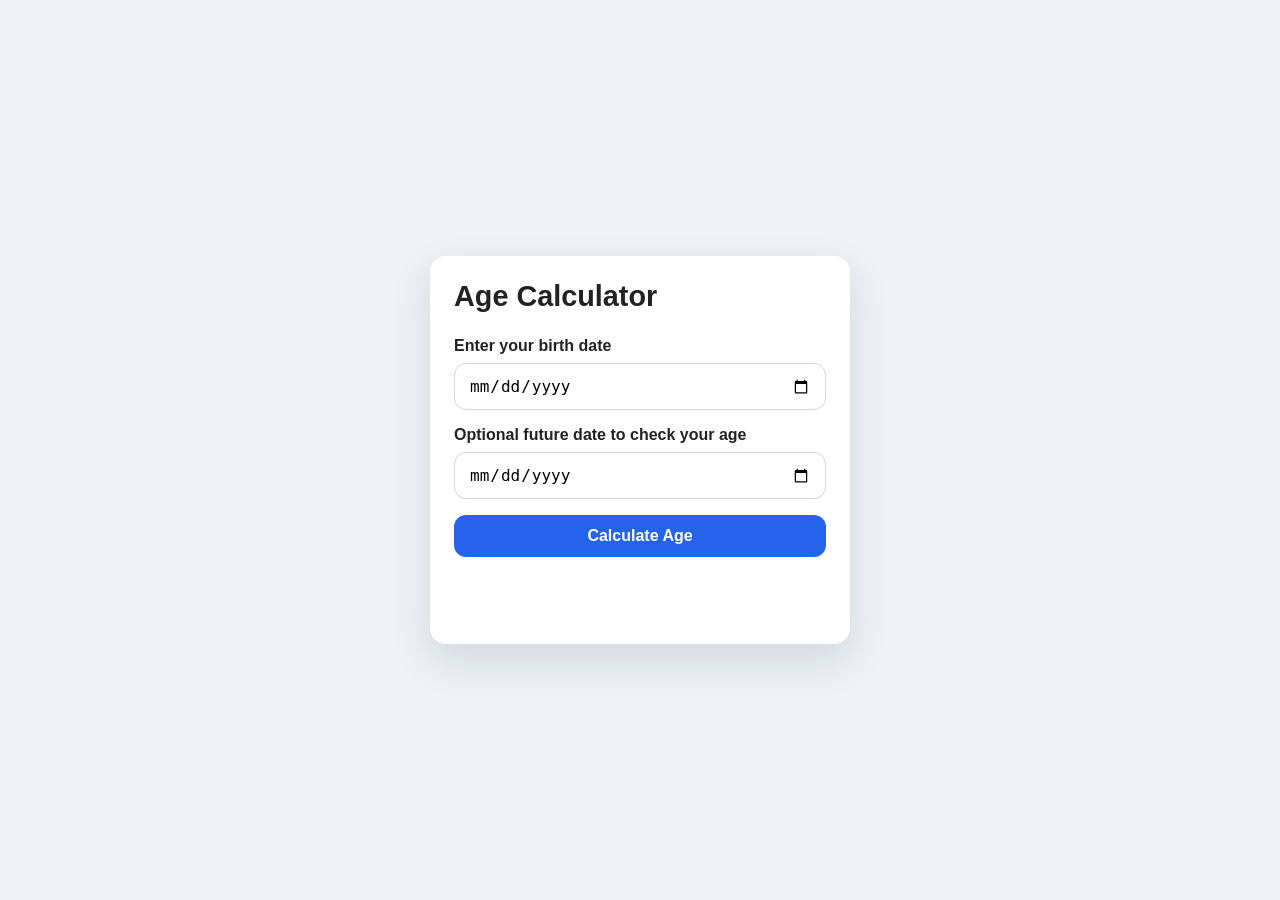
<file: index.html>
<!DOCTYPE html>
<html lang="en">
<head>
  <meta charset="UTF-8" />
  <meta name="viewport" content="width=device-width, initial-scale=1.0" />
  <title>Age Calculator</title>
  <link rel="stylesheet" href="styles.css" />
</head>
<body>
  <main class="card">
    <h1>Age Calculator</h1>
    <form id="ageForm">
      <label for="birthDate">Enter your birth date</label>
      <input type="date" id="birthDate" required />
      <label for="targetDate">Optional future date to check your age</label>
      <input type="date" id="targetDate" placeholder="Leave blank for today" />
      <button type="submit">Calculate Age</button>
    </form>
    <div id="result" class="result"></div>
    <p id="numerologyPrediction" class="prediction"></p>
  </main>
  <script src="script.js"></script>
</body>
</html>
</file>
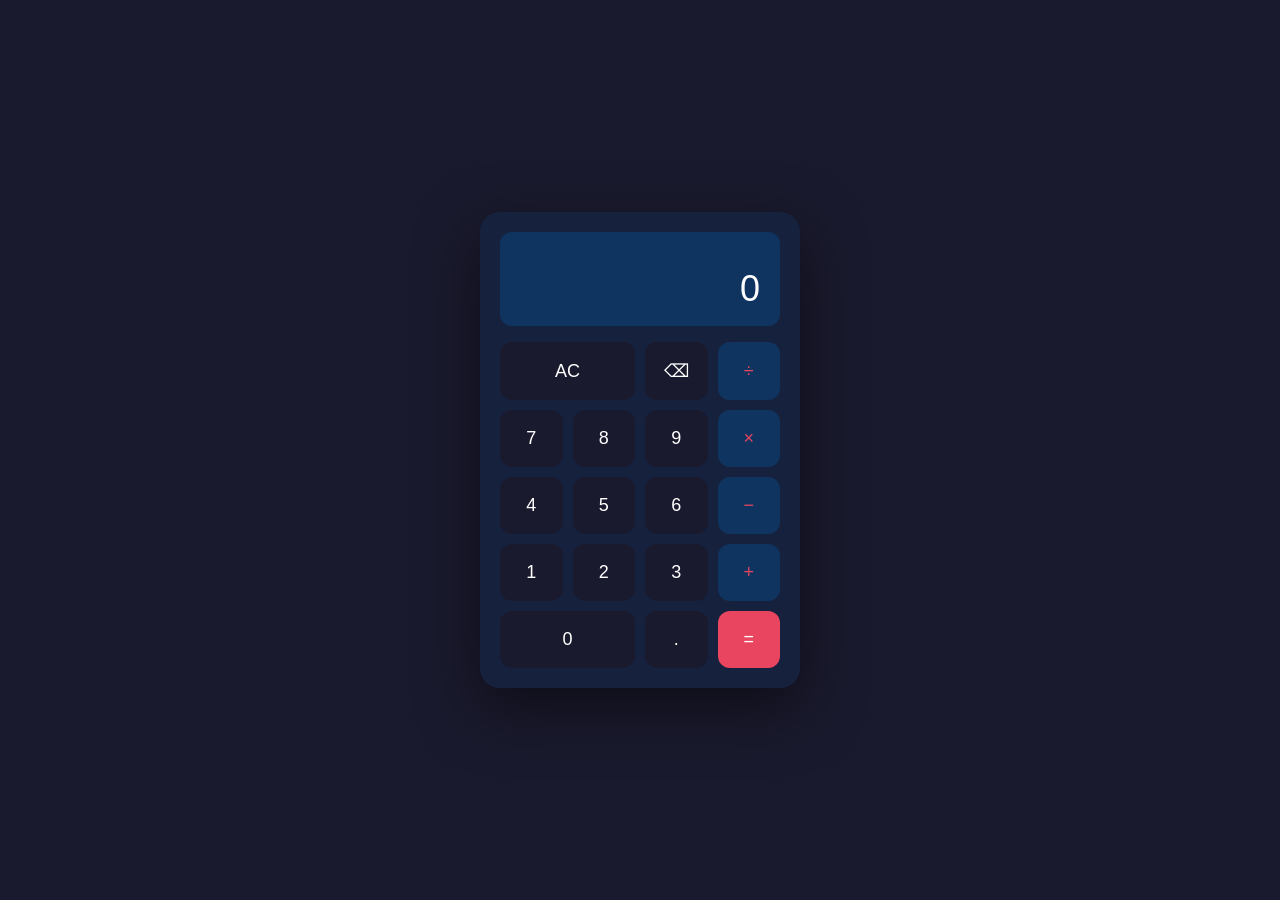
<file: calculator/index.html>
<!DOCTYPE html>
<html lang="en">
<head>
  <meta charset="UTF-8" />
  <meta name="viewport" content="width=device-width, initial-scale=1.0" />
  <title>Calculator</title>
  <link rel="stylesheet" href="style.css" />
</head>
<body>
  <div class="calculator">
    <div class="display">
      <div id="expression"></div>
      <div id="result">0</div>
    </div>
    <div class="buttons">
      <button class="btn span-two" onclick="clearAll()">AC</button>
      <button class="btn" onclick="deleteLast()">⌫</button>
      <button class="btn operator" onclick="append('/')">÷</button>

      <button class="btn" onclick="append('7')">7</button>
      <button class="btn" onclick="append('8')">8</button>
      <button class="btn" onclick="append('9')">9</button>
      <button class="btn operator" onclick="append('*')">×</button>

      <button class="btn" onclick="append('4')">4</button>
      <button class="btn" onclick="append('5')">5</button>
      <button class="btn" onclick="append('6')">6</button>
      <button class="btn operator" onclick="append('-')">−</button>

      <button class="btn" onclick="append('1')">1</button>
      <button class="btn" onclick="append('2')">2</button>
      <button class="btn" onclick="append('3')">3</button>
      <button class="btn operator" onclick="append('+')">+</button>

      <button class="btn span-two" onclick="append('0')">0</button>
      <button class="btn" onclick="append('.')">.</button>
      <button class="btn equals" onclick="calculate()">=</button>
    </div>
  </div>
  <script src="script.js"></script>
</body>
</html>
</file>
<file: styles.css>
* {
  box-sizing: border-box;
}
body {
  margin: 0;
  min-height: 100vh;
  font-family: Arial, sans-serif;
  display: flex;
  align-items: center;
  justify-content: center;
  background: #eef2f7;
  color: #222;
}
.card {
  width: min(420px, calc(100vw - 32px));
  padding: 24px;
  background: #ffffff;
  border-radius: 16px;
  box-shadow: 0 16px 40px rgba(16, 24, 40, 0.12);
}
h1 {
  margin-top: 0;
  margin-bottom: 24px;
  font-size: 1.8rem;
}
label {
  display: block;
  margin-bottom: 8px;
  font-weight: 600;
}
input[type="date"], button {
  width: 100%;
  padding: 12px 14px;
  border: 1px solid #d1d5db;
  border-radius: 12px;
  font-size: 1rem;
}
input[type="date"] {
  margin-bottom: 16px;
}
button {
  background: #2563eb;
  color: #fff;
  border: none;
  cursor: pointer;
  font-weight: 600;
}
button:hover {
  background: #1d4ed8;
}
.result {
  margin-top: 20px;
  min-height: 1.5em;
  font-size: 1.1rem;
}
</file>
<file: calculator/style.css>
* {
  margin: 0;
  padding: 0;
  box-sizing: border-box;
}

body {
  display: flex;
  justify-content: center;
  align-items: center;
  min-height: 100vh;
  background: #1a1a2e;
  font-family: 'Segoe UI', sans-serif;
}

.calculator {
  background: #16213e;
  border-radius: 20px;
  padding: 20px;
  box-shadow: 0 20px 60px rgba(0, 0, 0, 0.5);
  width: 320px;
}

.display {
  background: #0f3460;
  border-radius: 12px;
  padding: 16px 20px;
  margin-bottom: 16px;
  text-align: right;
  min-height: 90px;
  display: flex;
  flex-direction: column;
  justify-content: flex-end;
}

#expression {
  color: #a0aec0;
  font-size: 14px;
  min-height: 20px;
  word-break: break-all;
}

#result {
  color: #ffffff;
  font-size: 36px;
  font-weight: 300;
  word-break: break-all;
}

.buttons {
  display: grid;
  grid-template-columns: repeat(4, 1fr);
  gap: 10px;
}

.btn {
  background: #1a1a2e;
  color: #ffffff;
  border: none;
  border-radius: 12px;
  padding: 18px;
  font-size: 18px;
  cursor: pointer;
  transition: background 0.15s, transform 0.1s;
}

.btn:hover {
  background: #2d2d4e;
}

.btn:active {
  transform: scale(0.95);
}

.btn.operator {
  background: #0f3460;
  color: #e94560;
}

.btn.operator:hover {
  background: #1a4a80;
}

.btn.equals {
  background: #e94560;
  color: #ffffff;
}

.btn.equals:hover {
  background: #c73652;
}

.btn.span-two {
  grid-column: span 2;
}
</file>
